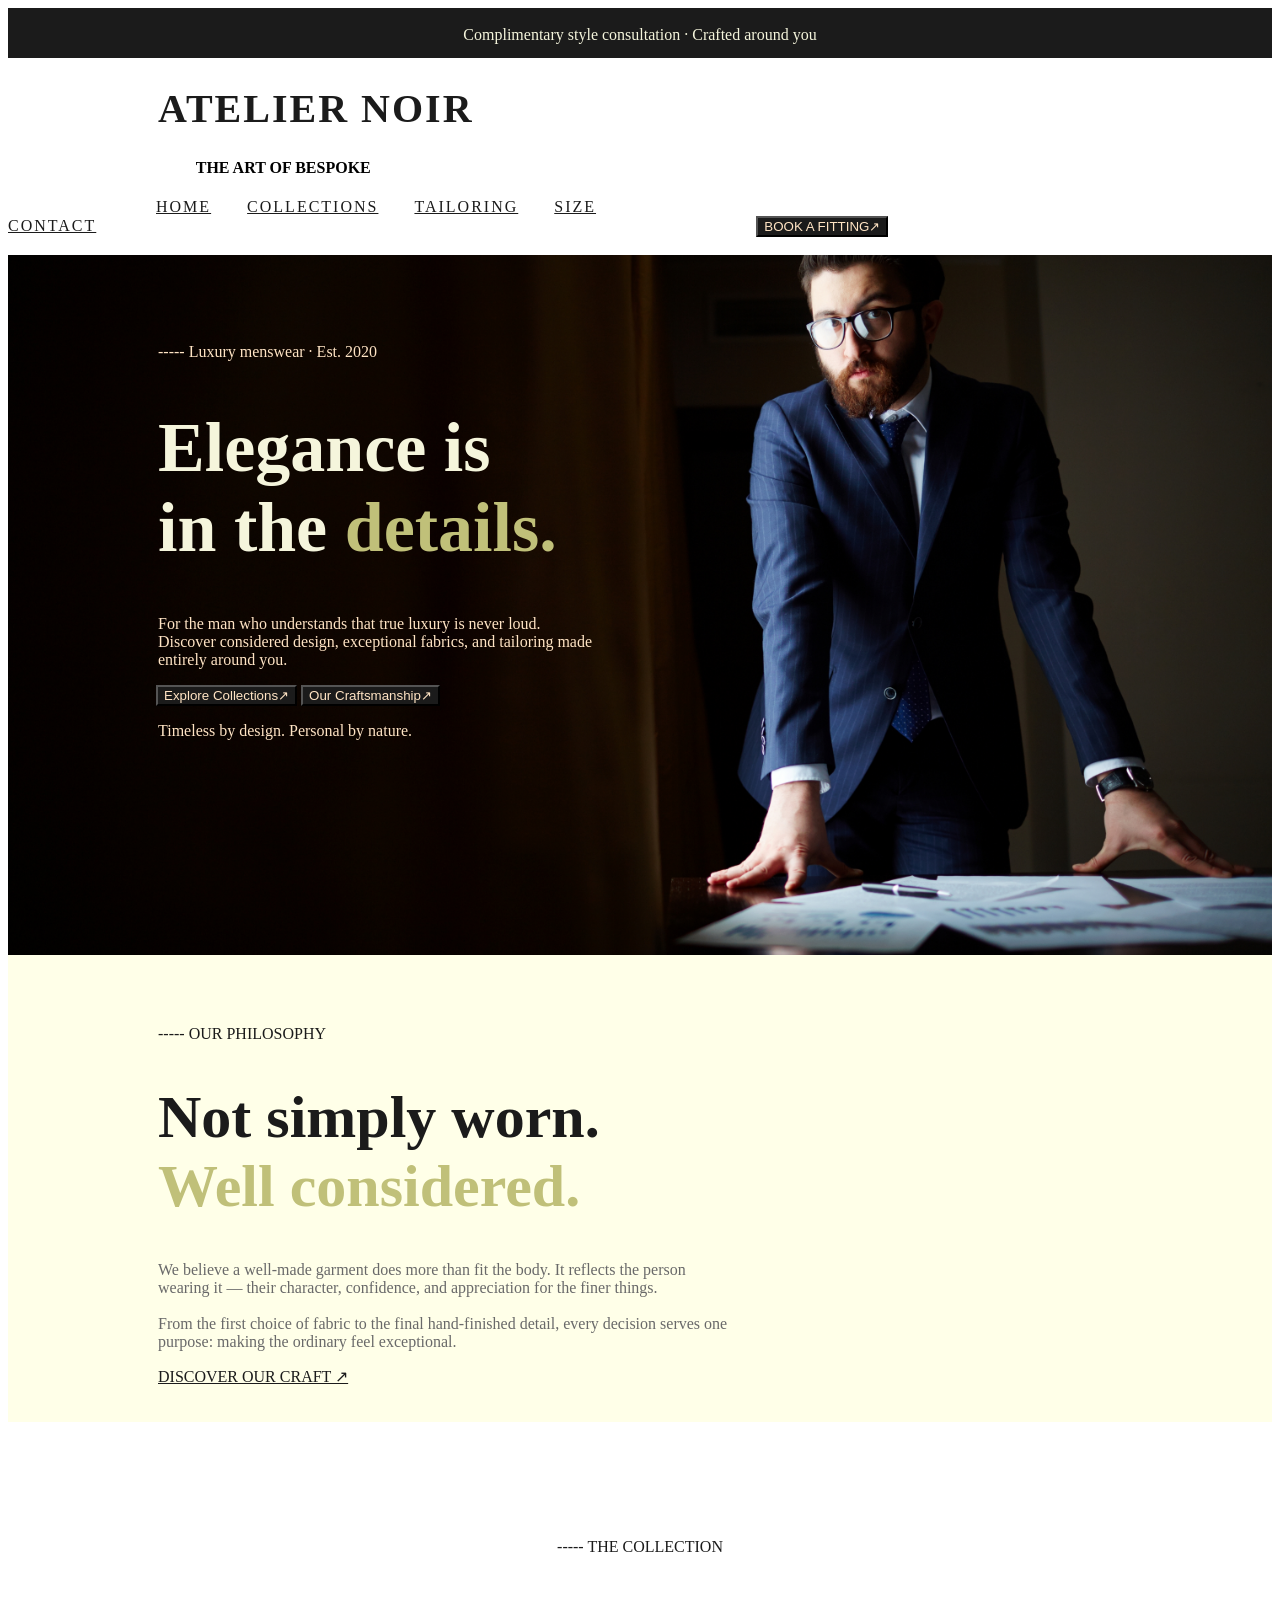
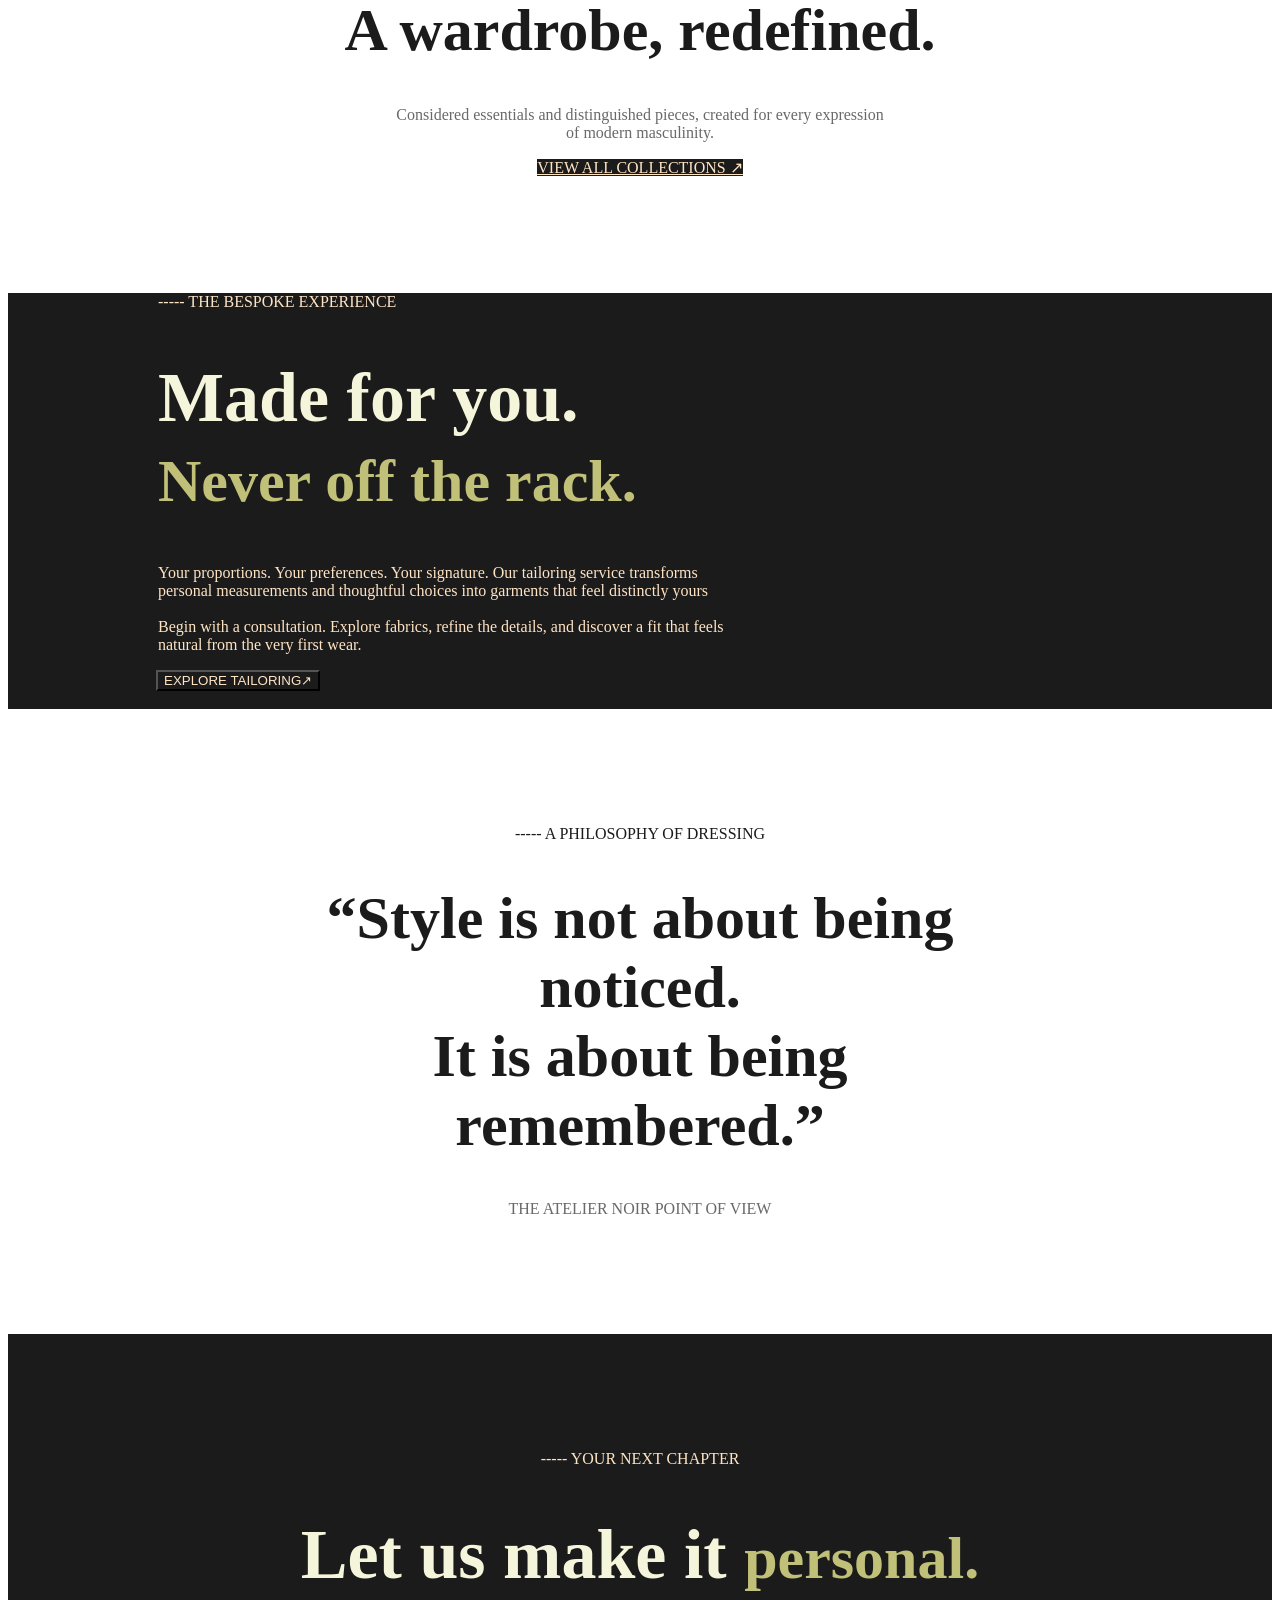
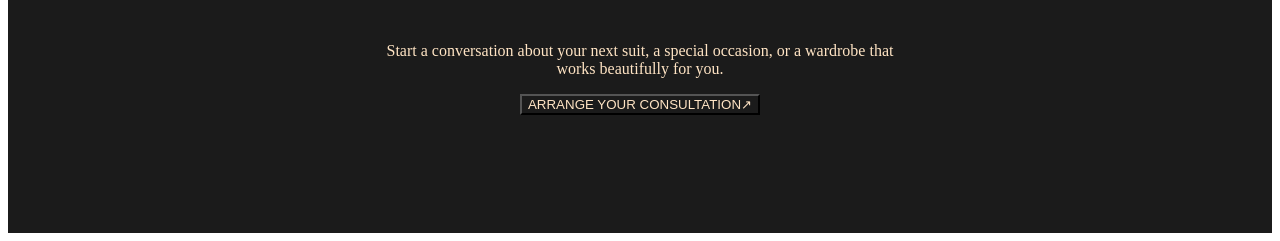
<file: index.html>
<!DOCTYPE html>
<html lang="en">

<head>
    <meta charset="UTF-8">
    <meta name="viewport" content="width=device-width, initial-scale=1.0">
    <title>ATELIER NOIR | The Art Of Bespoke</title>
    <link rel="stylesheet" href="style.css">
</head>

<body >
    <div class="background" id="head">
        <br>
        Complimentary style consultation · Crafted around you
    </div>
    <div >
        <h1 id="heading" ><strong>ATELIER NOIR</strong>
        </h1>
        <h4>&emsp;&emsp;&emsp;&emsp;&emsp;&emsp;&emsp;&emsp;&emsp;&emsp;&emsp;&ensp; THE ART OF BESPOKE</h4>
        &emsp;&emsp;&emsp;&emsp;&emsp;&emsp;&emsp;&emsp;&emsp;
        <a class="link" href="index.html">HOME</a>&emsp;&emsp;
        <a class="link" href="collections.html">COLLECTIONS</a>&emsp;&emsp;
        <a class="link" href="tailoring.html">TAILORING</a>&emsp;&emsp;
        <a class="link" href="size.html">SIZE</a>&emsp;&emsp;
        <a class="link" href="contact.html">CONTACT</a>&emsp;&emsp;&emsp;&emsp;&emsp;&emsp;&emsp;&emsp;&emsp;&emsp;&emsp;&emsp;&emsp;&emsp;&emsp;&emsp;&emsp;&emsp;&emsp;&emsp;&emsp;&emsp;&emsp;&emsp;&emsp;&emsp;&emsp;&emsp;&emsp;&emsp;&emsp;&emsp;&emsp;&emsp;&emsp;&emsp;&emsp;&emsp;&emsp;&emsp;&emsp;
        <a href="contact.html"><button class="button">BOOK A FITTING↗</button></a>
    </div>
    <br>
    <div class="photo">
        <br>
        <br>
        <br>
        <br>
        <p class="para">----- Luxury menswear · Est. 2020</p>
        <h1 id="quote">Elegance is<br>
            in the <text id="quote3">details.</text><br></h1>
        <p class="para">For the man who understands that true luxury is never loud.<br>
            Discover considered design, exceptional fabrics, and
            tailoring made <br>entirely around you.</p>
        &emsp;&emsp;&emsp;&emsp;&emsp;&emsp;&emsp;&emsp;&emsp;
        
        
        <a href="contact.html"><button class="button">Explore Collections↗</button></a>
        <a href="contact.html"><button class="button">Our Craftsmanship↗</button></a>
        <p class="para">Timeless by design. Personal by nature.</p>
    </div>

    <div class="divbg">
        <br><br>
   <! <img class="imgpro" src="suit7.jpg" alt="image not found">&emsp; 
    <p class="bdpara">----- OUR PHILOSOPHY</p>
    <h1 id="quote2">Not simply worn.<br><text id="quote4">Well considered.</text><br> </h1>
    <p class="para2">
            We believe a well-made garment does more than fit the body. It reflects the person <br>wearing it — their character, confidence, and appreciation for the finer things. 
            <br><br>From the first choice of fabric to the final hand-finished detail, every decision serves one <br>purpose: making the ordinary feel exceptional.
    </p>
    <a href="tailoring.html" class="nobutton"><u>DISCOVER OUR CRAFT ↗</u></a>
    <br><br><br>
    </div>

    <div class="divalign">
    <p class="bdpara">----- THE COLLECTION</p>
    <h1 id="quote2">A wardrobe, redefined.<br> </h1>
    <p class="para2">
            Considered essentials and distinguished pieces, created for every expression
            <br>of modern masculinity.
    </p>
    <a href="collections.html" class="button"><u>VIEW ALL COLLECTIONS ↗</u></a>
    </div>
    <div class="divbg2">
    <p class="para">----- THE BESPOKE EXPERIENCE</p>
        <h1 id="quote">Made for you. <br><text id="quote4">Never off the rack.</text><br></h1>
        <p class="para">Your proportions. Your preferences. Your signature. Our tailoring service transforms<br>
            personal measurements and thoughtful choices into garments that feel distinctly yours <br><br>
            Begin with a consultation. Explore fabrics, refine the details, and discover a fit that feels<br>
            natural from the very first wear.</p>
        &emsp;&emsp;&emsp;&emsp;&emsp;&emsp;&emsp;&emsp;&emsp;
        <a href="contact.html"><button class="button">EXPLORE TAILORING↗</button></a>
        <br>
        <br>
    </div>
    <div class="divalign">
    <p class="bdpara">----- A PHILOSOPHY OF DRESSING</p>
    <h1 id="quote2">“Style is not about being noticed.<br>It is about being remembered.” <br> </h1>
    <p class="para2">
            THE ATELIER NOIR POINT OF VIEW
    </p>
    </div>
    <div class="divalign2">
    <p class="para">----- YOUR NEXT CHAPTER</p>
        <h1 id="quote">Let us make it <text id="quote4">personal.</text><br></h1>
        <p class="para">Start a conversation about your next suit, a special occasion, or a wardrobe that<br>
            works beautifully for you.</p>
        
        <a href="contact.html"><button class="button">ARRANGE YOUR CONSULTATION↗</button></a>
        <br>
        <br>
    </div>
</body>

</html>
</file>
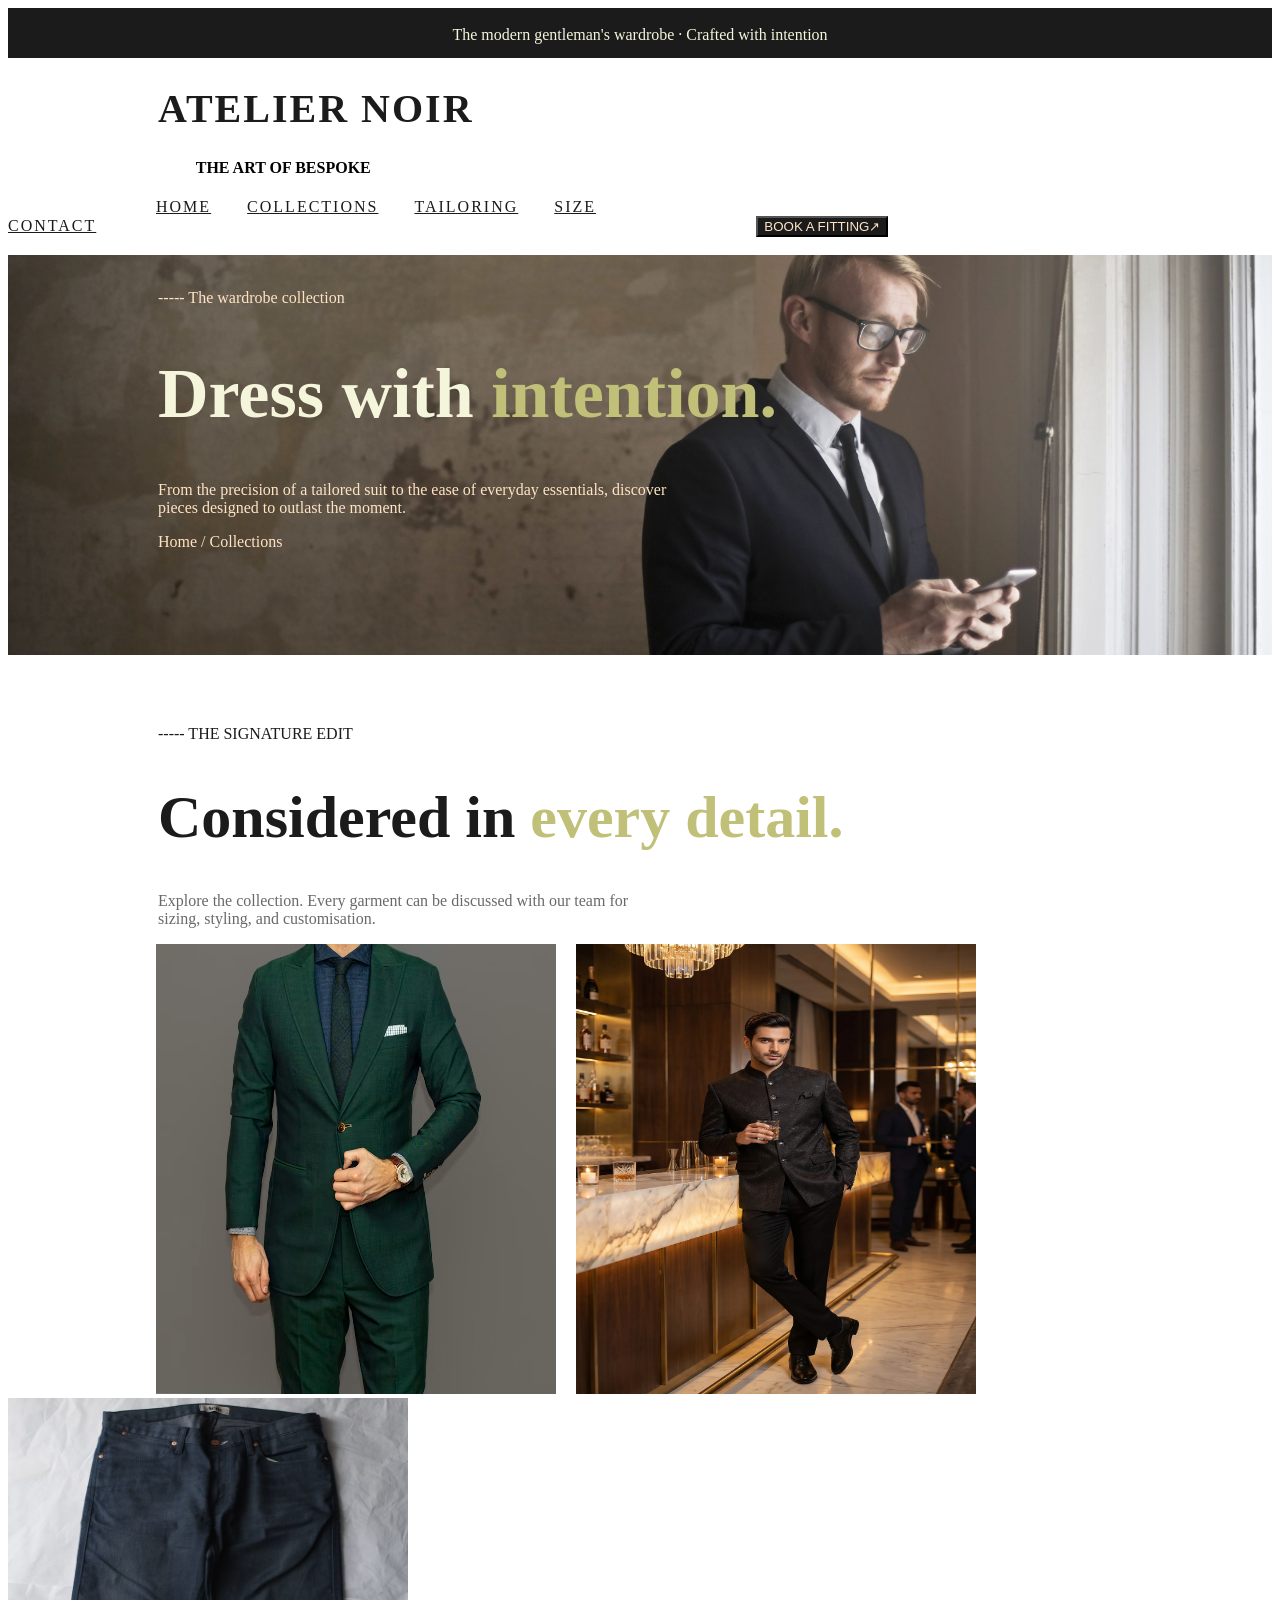
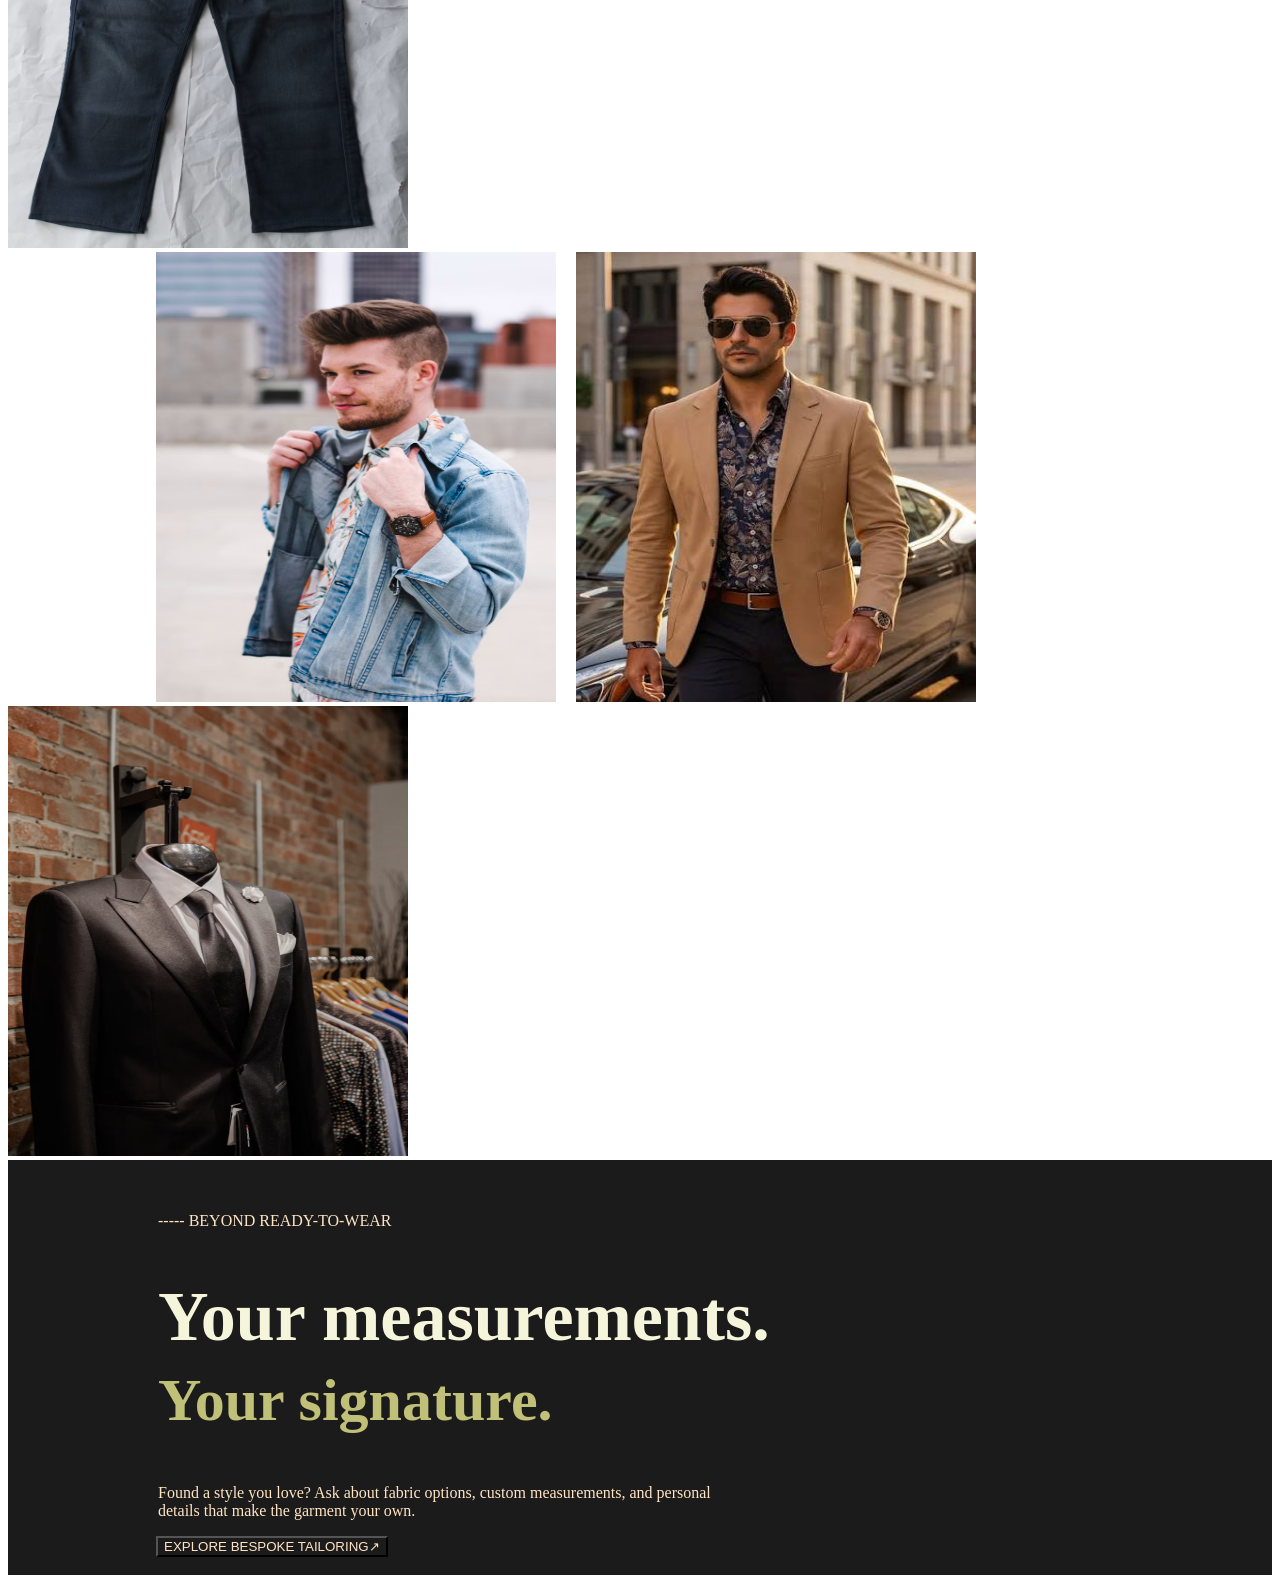
<file: collections.html>
<!DOCTYPE html>
<html lang="en">

<head>
    <meta charset="UTF-8">
    <meta name="viewport" content="width=device-width, initial-scale=1.0">
    <title>Collections | ATELIER NOIR</title>
    <link rel="stylesheet" href="style.css">
</head>

<body >
    <div class="background" id="head">
        <br>
        The modern gentleman's wardrobe · Crafted with intention
    </div>
    <div bgcolor="#FFFFE5">
        <h1 id="heading" ><strong>ATELIER NOIR</strong>
        </h1>
        <h4>&emsp;&emsp;&emsp;&emsp;&emsp;&emsp;&emsp;&emsp;&emsp;&emsp;&emsp;&ensp; THE ART OF BESPOKE</h4>
        &emsp;&emsp;&emsp;&emsp;&emsp;&emsp;&emsp;&emsp;&emsp;
        <a class="link" href="index.html">HOME</a>&emsp;&emsp;
        <a class="link" href="collections.html">COLLECTIONS</a>&emsp;&emsp;
        <a class="link" href="tailoring.html">TAILORING</a>&emsp;&emsp;
        <a class="link" href="size.html">SIZE</a>&emsp;&emsp;
        <a class="link"
            href="contact.html">CONTACT</a>&emsp;&emsp;&emsp;&emsp;&emsp;&emsp;&emsp;&emsp;&emsp;&emsp;&emsp;&emsp;&emsp;&emsp;&emsp;&emsp;&emsp;&emsp;&emsp;&emsp;&emsp;&emsp;&emsp;&emsp;&emsp;&emsp;&emsp;&emsp;&emsp;&emsp;&emsp;&emsp;&emsp;&emsp;&emsp;&emsp;&emsp;&emsp;&emsp;&emsp;&emsp;
        <a href="contact.html"><button class="button">BOOK A FITTING↗</button></a>
    </div>
    <br>
    <div class="photo1">
        <br>

        <p class="para">----- The wardrobe collection</p>
        <h1 id="quote">Dress with <text id="quote3"> intention.</text><br> </h1>
        <p class="para">
            From the precision of a tailored suit to the ease of everyday essentials, discover
            <br> pieces designed to outlast the moment.
        </p>
        <p class="para">Home / Collections</p>
    </div>
    <div bgcolor="#FFFFE5">
        <br><br><br>
    <p class="bdpara">----- THE SIGNATURE EDIT</p>
    <h1 id="quote2">Considered in <text id="quote4">every detail.</text><br></h1>
    <p class="para2">
            Explore the collection. Every garment can be discussed with our team for 
            <br>sizing, styling, and customisation.
    </p>
    &emsp;&emsp;&emsp;&emsp;&emsp;&emsp;&emsp;&emsp;&emsp;
    <img class="imgpro" src="suit1.jpg" alt="image not found">&emsp;
    <img class="imgpro" src="suit2.jpg" alt="image not found">&emsp;
    <img class="imgpro" src="suit3.jpg" alt="image not found">&emsp;
    <br>&emsp;&emsp;&emsp;&emsp;&emsp;&emsp;&emsp;&emsp;&emsp;
    <img class="imgpro" src="suit4.jpg" alt="image not found">&emsp;
    <img class="imgpro" src="suit5.jpg" alt="image not found">&emsp;
    <img class="imgpro" src="suit6.jpg" alt="image not found">&emsp;
    

    </div>
    <div class="divbg2">
        <br><br>
    <p class="para">----- BEYOND READY-TO-WEAR</p>
        <h1 id="quote">Your measurements.<br><text id="quote4">Your signature.</text><br></h1>
        <p class="para">Found a style you love? Ask about fabric options, custom measurements, and personal<br>
            details that make the garment your own. <br></p>
        &emsp;&emsp;&emsp;&emsp;&emsp;&emsp;&emsp;&emsp;&emsp;
        <a href="tailoring.html"><button class="button">EXPLORE BESPOKE TAILORING↗</button></a>
        <br>
        <br>
    </div>
</body>

</html>
</file>
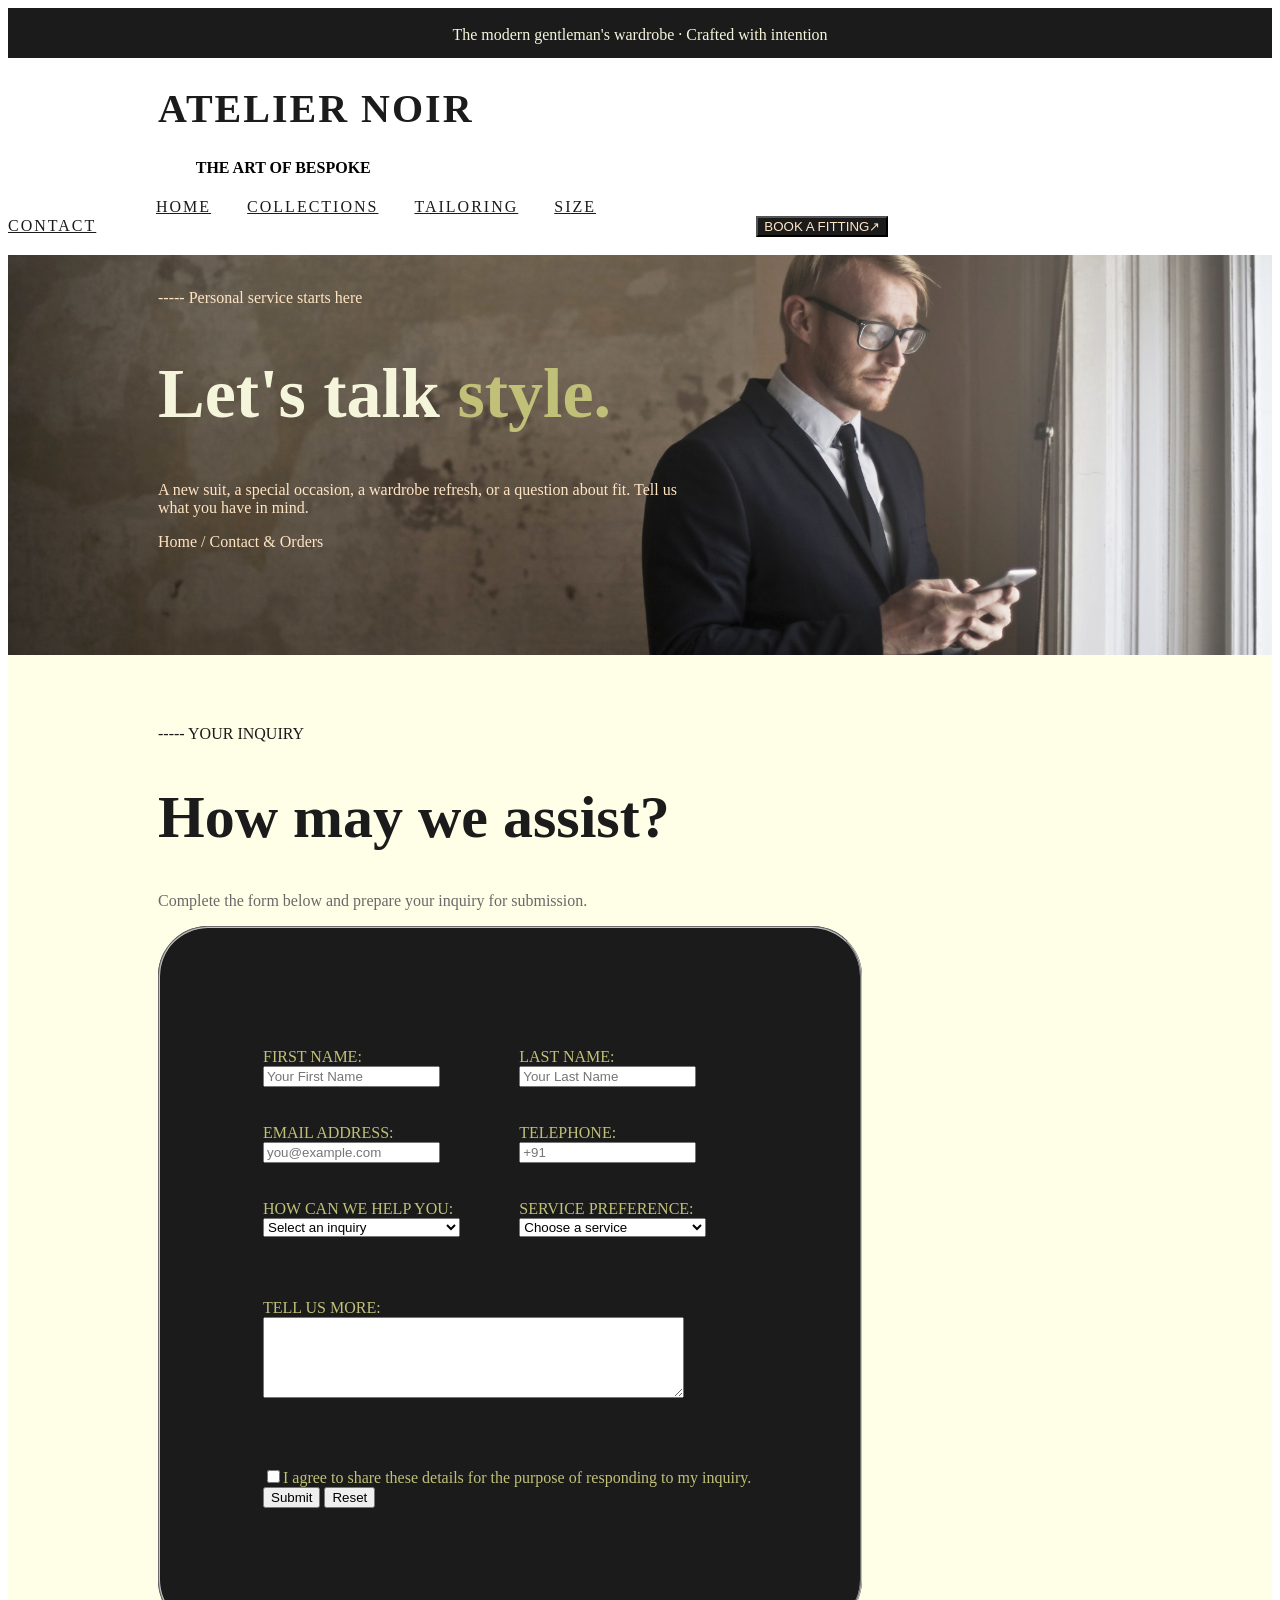
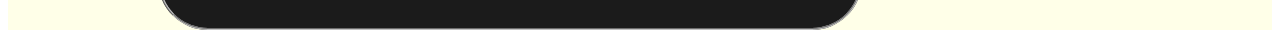
<file: contact.html>
<!DOCTYPE html>
<html lang="en">

<head>
    <meta charset="UTF-8">
    <meta name="viewport" content="width=device-width, initial-scale=1.0">
    <title>Contact | ATELIER NOIR</title>
    <link rel="stylesheet" href="style.css">
</head>

<body >
    <div class="background" id="head">
        <br>
        The modern gentleman's wardrobe · Crafted with intention
    </div>
    <div bgcolor="#FFFFE5">
        <h1 id="heading" ><strong>ATELIER NOIR</strong>
        </h1>
        <h4>&emsp;&emsp;&emsp;&emsp;&emsp;&emsp;&emsp;&emsp;&emsp;&emsp;&emsp;&ensp; THE ART OF BESPOKE</h4>
        &emsp;&emsp;&emsp;&emsp;&emsp;&emsp;&emsp;&emsp;&emsp;
        <a class="link" href="index.html">HOME</a>&emsp;&emsp;
        <a class="link" href="collections.html">COLLECTIONS</a>&emsp;&emsp;
        <a class="link" href="tailoring.html">TAILORING</a>&emsp;&emsp;
        <a class="link" href="size.html">SIZE</a>&emsp;&emsp;
        <a class="link"
            href="contact.html">CONTACT</a>&emsp;&emsp;&emsp;&emsp;&emsp;&emsp;&emsp;&emsp;&emsp;&emsp;&emsp;&emsp;&emsp;&emsp;&emsp;&emsp;&emsp;&emsp;&emsp;&emsp;&emsp;&emsp;&emsp;&emsp;&emsp;&emsp;&emsp;&emsp;&emsp;&emsp;&emsp;&emsp;&emsp;&emsp;&emsp;&emsp;&emsp;&emsp;&emsp;&emsp;&emsp;
        <a href="contact.html"><button class="button">BOOK A FITTING↗</button></a>
    </div>
    <br>
    <div class="photo1">
        <br>

        
        <p class="para">----- Personal service starts here</p>
        <h1 id="quote">Let's talk <text id="quote3">style.</text><br> </h1>
        <p class="para">
            A new suit, a special occasion, a wardrobe refresh, or a question about fit. Tell us
            <br>what you have in mind.
        </p>
        <p class="para">Home / Contact & Orders</p>

    </div>
    <div class="divbg">

            <br><br><br>
    <p class="bdpara">----- YOUR INQUIRY</p>
    <h1 id="quote2">How may we assist?<br></h1>
    <p class="para2">
            Complete the form below and prepare your inquiry for submission.
    </p>
    <form>
        <fieldset class="form">
            <table border="0" height="500" width="500">
            <tbody>   
            <tr>
                <td>FIRST NAME: <input type="text" placeholder="Your First Name" required></input>
                <td>LAST NAME: <input type="text" placeholder="Your Last Name" required></input> 
            <tr>
                <td>EMAIL ADDRESS:<input type="email" placeholder="you@example.com" required></input>
                <td>TELEPHONE:<input type="number" placeholder="+91" required></input>
            <tr>
                <td><label>HOW CAN WE HELP YOU:</label>
            <select >
                    <option>Select an inquiry
                    <option>Book a tailoring appointment
                    <option>Place a garment order inquiry
                    <option>Bespoke tailoring
                    <option>Made-to-measure garments
                    <option>Alterations
                    <option>Product or pricing question
                    <option>Other inquiry
            </select>
                <td><label>SERVICE PREFERENCE:</label>
            <select >
                    <option>Choose a service
                    <option>Ready-to-wear
                    <option>Made to measure
                    <option>Bespoke
                    <option>Made-to-measure garments
                    <option>Alterations
                    <option>Need advice
            </select>
            <tr>
            <td colspan="2">TELL US MORE:<br>
            <textarea cols="50" rows="5"></textarea><br>
            <tr>
            <td colspan="2" >
            <input type="checkbox">I agree to share these details for the purpose of responding to my inquiry.</input><br>
            <input type="submit" name="submit"></input>
            <input type="reset" name="reset"></input>
            </tbody>
            </table>
        </fieldset>

    </form>
    </div>
</body>

</html>
</file>
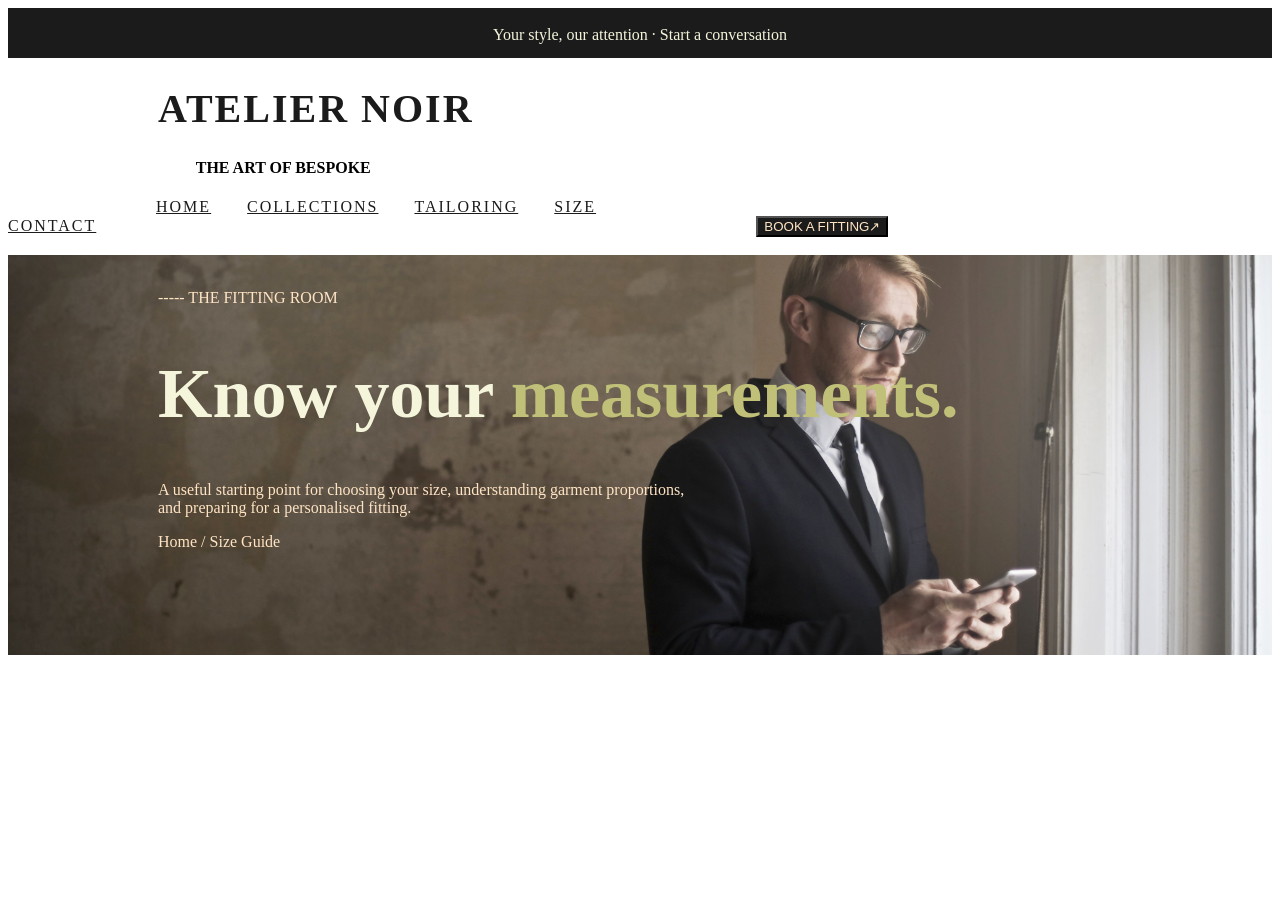
<file: size.html>
<!DOCTYPE html>
<html lang="en">

<head>
    <meta charset="UTF-8">
    <meta name="viewport" content="width=device-width, initial-scale=1.0">
    <title>Size Guide | ATELIER NOIR</title>
    <link rel="stylesheet" href="style.css">
</head>

<body >
    <div class="background" id="head">
        <br>
        Your style, our attention · Start a conversation
    </div>
    <div bgcolor="#FFFFE5">
        <h1 id="heading" ><strong>ATELIER NOIR</strong>
        </h1>
        <h4>&emsp;&emsp;&emsp;&emsp;&emsp;&emsp;&emsp;&emsp;&emsp;&emsp;&emsp;&ensp; THE ART OF BESPOKE</h4>
        &emsp;&emsp;&emsp;&emsp;&emsp;&emsp;&emsp;&emsp;&emsp;
        <a class="link" href="index.html">HOME</a>&emsp;&emsp;
        <a class="link" href="collections.html">COLLECTIONS</a>&emsp;&emsp;
        <a class="link" href="tailoring.html">TAILORING</a>&emsp;&emsp;
        <a class="link" href="size.html">SIZE</a>&emsp;&emsp;
        <a class="link"
            href="contact.html">CONTACT</a>&emsp;&emsp;&emsp;&emsp;&emsp;&emsp;&emsp;&emsp;&emsp;&emsp;&emsp;&emsp;&emsp;&emsp;&emsp;&emsp;&emsp;&emsp;&emsp;&emsp;&emsp;&emsp;&emsp;&emsp;&emsp;&emsp;&emsp;&emsp;&emsp;&emsp;&emsp;&emsp;&emsp;&emsp;&emsp;&emsp;&emsp;&emsp;&emsp;&emsp;&emsp;
        <a href="contact.html"><button class="button">BOOK A FITTING↗</button></a>
    </div>
    <br>
    <div class="photo1">
        <br>

        <p class="para">----- THE FITTING ROOM</p>
        <h1 id="quote">Know your <text id="quote3">measurements.</text><br> </h1>
        <p class="para">
            A useful starting point for choosing your size, understanding garment proportions,
            <br>and preparing for a personalised fitting.
        </p>
        <p class="para">Home / Size Guide</p>

    </div>

</body>

</html>
</file>
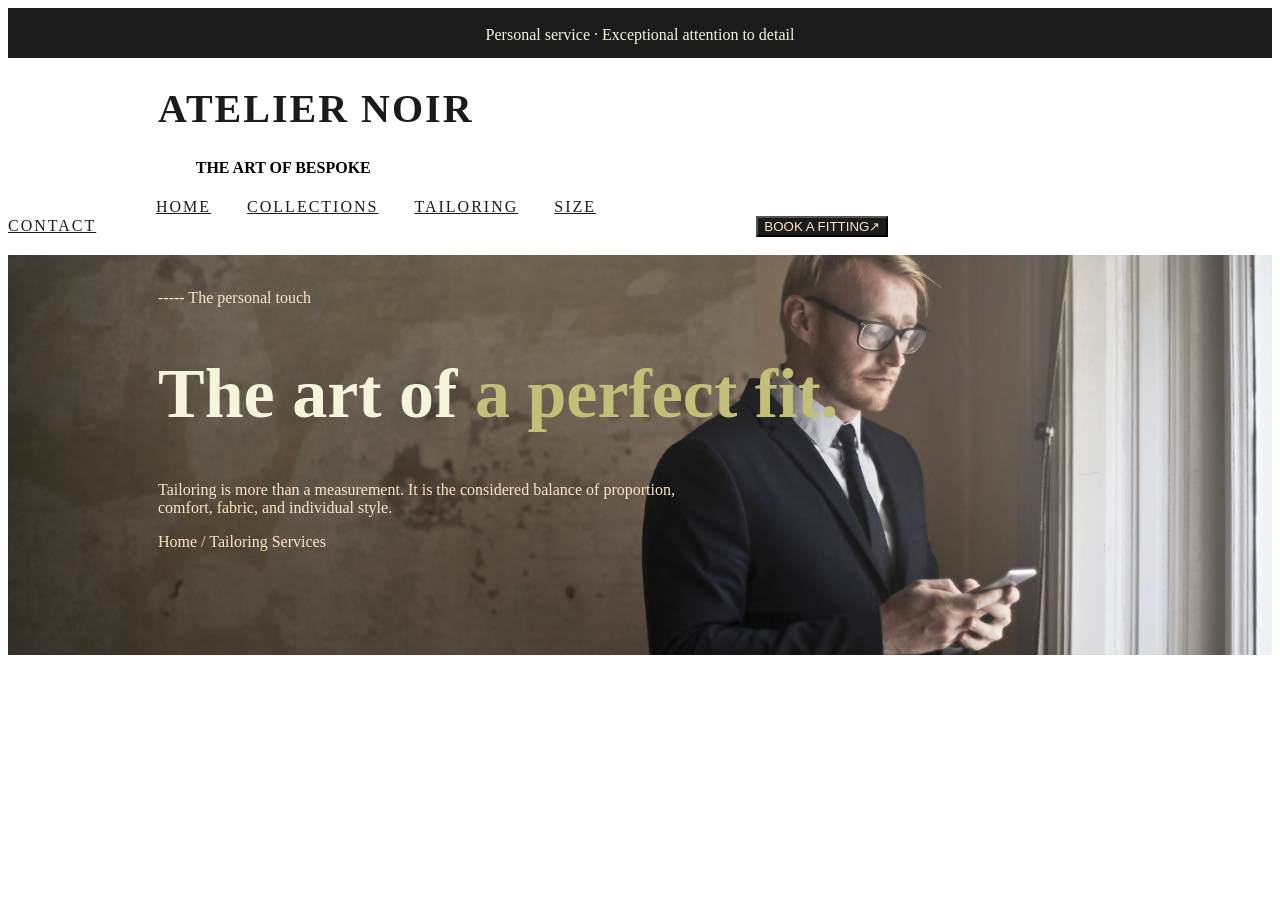
<file: tailoring.html>
<!DOCTYPE html>
<html lang="en">

<head>
    <meta charset="UTF-8">
    <meta name="viewport" content="width=device-width, initial-scale=1.0">
    <title>Tailoring | ATELIER NOIR</title>
    <link rel="stylesheet" href="style.css">
</head>

<body >
    <div class="background" id="head">
        <br>
        Personal service · Exceptional attention to detail
    </div>
    <div bgcolor="#FFFFE5">
        <h1 id="heading" ><strong>ATELIER NOIR</strong>
        </h1>
        <h4>&emsp;&emsp;&emsp;&emsp;&emsp;&emsp;&emsp;&emsp;&emsp;&emsp;&emsp;&ensp; THE ART OF BESPOKE</h4>
        &emsp;&emsp;&emsp;&emsp;&emsp;&emsp;&emsp;&emsp;&emsp;
        <a class="link" href="index.html">HOME</a>&emsp;&emsp;
        <a class="link" href="collections.html">COLLECTIONS</a>&emsp;&emsp;
        <a class="link" href="tailoring.html">TAILORING</a>&emsp;&emsp;
        <a class="link" href="size.html">SIZE</a>&emsp;&emsp;
        <a class="link"
            href="contact.html">CONTACT</a>&emsp;&emsp;&emsp;&emsp;&emsp;&emsp;&emsp;&emsp;&emsp;&emsp;&emsp;&emsp;&emsp;&emsp;&emsp;&emsp;&emsp;&emsp;&emsp;&emsp;&emsp;&emsp;&emsp;&emsp;&emsp;&emsp;&emsp;&emsp;&emsp;&emsp;&emsp;&emsp;&emsp;&emsp;&emsp;&emsp;&emsp;&emsp;&emsp;&emsp;&emsp;
        <a href="contact.html"><button class="button">BOOK A FITTING↗</button></a>
    </div>
    <br>
    <div class="photo1">
        <br>

        <p class="para">----- The personal touch</p>
        <h1 id="quote">The art of <text id="quote3">a perfect fit.</text><br></h1>
        <p class="para">Tailoring is more than a measurement. It is the considered balance of proportion,
            <br>comfort, fabric, and individual style.</p>

        <p class="para">Home / Tailoring Services</p>

    </div>

</body>

</html>
</file>
<file: style.css>
.background{
    background-color:#1B1B1B;
    color:beige;
    text-align: center;
}
#head{
        height: 50px;
}
.headbg{
    background-image:-moz-element("images.jpg");
}
#heading{
    color:#1B1B1B;
    font-family:Salina;
    padding: 0px 150px;
    letter-spacing: 2px;
    font-size: 40px;
}

.photo{
    background-size: cover;
    height: 700px;
    background-image: url("image1.jpg");
    background-position: center;
}
.photo1{
    background-size: cover;
    height: 400px;
    background-image: url("image4.jpg");
    background-position: center;
}
.button{
    background-color:#1B1B1B;
    color: bisque;
}
.nobutton{
    padding: 0px 150px;
    color: #1B1B1B;
}
.link{
    color:#1B1B1B;
    letter-spacing: 2px;
}
#quote{
    font-size: 70px;
    color:beige;
    padding: 0px 150px;
    font-family: Salina;
}
#quote2{
    font-size: 60px;
    color: #1B1B1B;
    padding: 0px 150px;
    font-family: Salina;
}
#quote3{
    font-size: 70px;
    color:rgb(192, 192, 121); 
    font-family: Salina;
}
#quote4{
    font-size: 60px;
    color:rgb(192, 192, 121); 
    font-family: Salina;
}
.para{
    padding: 0px 150px;
    color: bisque;
    font-family: Salina;
}
.para2{
    padding: 0px 150px;
    color:dimgrey ;
    font-family: Salina;
}
.bdpara{
    padding: 0px 150px;
    color: #1B1B1B;
    font-family: Salina;
}
.imgpro{
    
    height: 450px;
    width: 400px;
}
.divbg{
    background-color:rgb(255, 255, 232);
}
.divbg2{
    background-color:#1B1B1B;
}

.divalign{
    padding: 100px ;
    text-align: center;
}
.divalign2{
    padding: 100px ;
    text-align: center;
    background-color:#1B1B1B;
}
.form{
    padding: 100px ;
    
    color:rgb(192, 192, 121); 
    background-color:#1B1B1B;
    border-radius: 50px;
    margin-left: 150px;
    margin-right: 640px;
}
</file>
